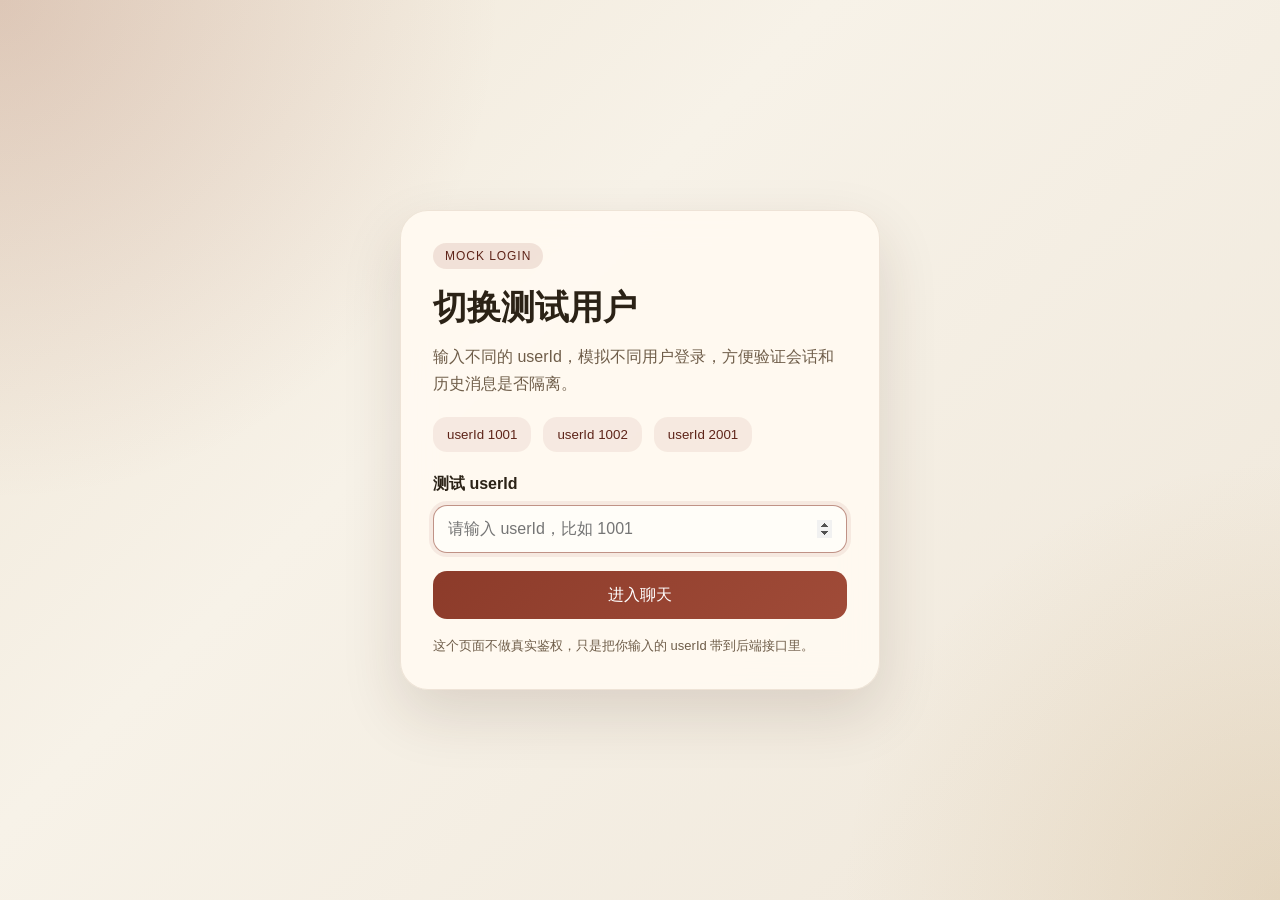
<file: spring-ai-project/spring-chat-bot/src/main/resources/static/index.html>
<!DOCTYPE html>
<html lang="zh-CN">
<head>
    <meta charset="UTF-8">
    <meta name="viewport" content="width=device-width, initial-scale=1.0">
    <title>稚能助手 Chat Interface</title>
    <link rel="stylesheet" href="styles.css">
    <link rel="stylesheet" href="chat-board.css">
    <script src="https://code.jquery.com/jquery-3.6.0.min.js"></script>
    <script src="https://cdn.bootcdn.net/ajax/libs/mathjax/3.2.0/es5/tex-chtml.js"></script>
    <script type="text/x-mathjax-config">
        window.MathJax = {
            tex: {
              inlineMath: [['$', '$']],
              displayMath: [['$$', '$$']],
              processEnvironments: true,
              processRefs: true,
            },
            options: {
              skipHtmlTags: ['noscript', 'script', 'span' 'style', 'textarea', 'pre', 'code'],
              ignoreHtmlClass: 'MathJax_Preview',
            },
            startup: {
              pageReady: () => {
                callback && callback()
              },
            },
            svg: {
              fontCache: 'global',
            },
         }
    </script>
</head>
<body>
    <div class="app-shell">
        <div class="login-screen" id="loginScreen">
            <div class="login-card">
                <div class="login-badge">Mock Login</div>
                <h1>切换测试用户</h1>
                <p class="login-desc">输入不同的 userId，模拟不同用户登录，方便验证会话和历史消息是否隔离。</p>
                <div class="preset-users">
                    <button class="preset-user-btn" data-user-id="1001">userId 1001</button>
                    <button class="preset-user-btn" data-user-id="1002">userId 1002</button>
                    <button class="preset-user-btn" data-user-id="2001">userId 2001</button>
                </div>
                <div class="login-form">
                    <label for="mockUserId">测试 userId</label>
                    <input id="mockUserId" type="number" min="1" placeholder="请输入 userId，比如 1001">
                    <button id="mockLoginBtn" class="mock-login-btn">进入聊天</button>
                </div>
                <p class="login-tip">这个页面不做真实鉴权，只是把你输入的 userId 带到后端接口里。</p>
            </div>
        </div>

        <div class="chat-container hidden" id="chatApp">
            <div class="sidebar">
                <div class="logo">
                    <img src="pic/logo.png" alt="Logo" class="logo-img">
                </div>
                <div class="mock-user-panel">
                    <div class="mock-user-label">当前测试用户</div>
                    <div class="mock-user-row">
                        <span id="currentUserIdText">未设置</span>
                        <button id="switchUserBtn" class="switch-user-btn">切换</button>
                    </div>
                </div>
                <div class="menu-items">
                    <div class="menu-item" id="newChatBtn">
                        <span class="icon">
                            <svg t="1751945279481" class="icon" viewBox="0 0 1024 1024" version="1.1" xmlns="http://www.w3.org/2000/svg" p-id="4610" xmlns:xlink="http://www.w3.org/1999/xlink" width="200" height="200"><path d="M904.2 344.3c-21.5-50.7-52.2-96.3-91.3-135.4s-84.6-69.8-135.4-91.3C625 95.5 569.3 84.2 511.8 84.2S398.5 95.5 346 117.7c-50.7 21.5-96.3 52.2-135.4 91.3s-69.8 84.6-91.3 135.4c-22.2 52.5-33.5 108.3-33.5 165.8S97.1 623.5 119.3 676c21.5 50.7 52.2 96.3 91.3 135.4 39.1 39.1 84.6 69.8 135.4 91.3 52.5 22.2 108.3 33.5 165.8 33.5s113.3-11.3 165.8-33.5c50.7-21.5 96.3-52.2 135.4-91.3 39.1-39.1 69.8-84.6 91.3-135.4 22.2-52.5 33.5-108.3 33.5-165.8s-11.4-113.4-33.6-165.9zM511.8 876C310 876 145.9 711.8 145.9 510.1S310 144.2 511.8 144.2c201.7 0 365.9 164.1 365.9 365.9 0 201.7-164.2 365.9-365.9 365.9z" fill="#666666" p-id="4611"></path><path d="M737 481H542V286c0-16.5-13.5-30-30-30s-30 13.5-30 30v195H287c-16.5 0-30 13.5-30 30s13.5 30 30 30h195v195c0 16.5 13.5 30 30 30s30-13.5 30-30V541h195c16.5 0 30-13.5 30-30s-13.5-30-30-30z" fill="#666666" p-id="4612"></path></svg>
                        </span>
                        <span class="text">新建会话</span>
                        <span class="shortcut">
                            <span class="key">Ctrl</span>
                            <span class="key">K</span>
                        </span>
                    </div>
                    <div class="menu-item">
                        <span class="icon">
                            <svg t="1751945579803" class="icon" viewBox="0 0 1024 1024" version="1.1" xmlns="http://www.w3.org/2000/svg" p-id="1103" xmlns:xlink="http://www.w3.org/1999/xlink" width="200" height="200"><path fill="#666666" d="M727.04 649.0624a31.5392 31.5392 0 0 1-10.5984-1.8432l-228.864-81.664a31.5392 31.5392 0 0 1-20.9408-29.696V352.4608a31.5392 31.5392 0 1 1 63.0784 0v161.1776L737.28 587.8272a31.5392 31.5392 0 0 1-10.5984 61.44z" p-id="1104"></path><path d="M509.8496 95.5904A416.9728 416.9728 0 1 0 926.72 512.5632a417.4336 417.4336 0 0 0-416.8704-416.9728z m0 767.6928a350.72 350.72 0 1 1 350.72-350.72 350.72 350.72 0 0 1-350.72 350.6688z" p-id="1105" fill="#666666"></path></svg>
                        </span>
                        <span class="text">历史会话</span>
                    </div>
                    <div class="history-list"></div>
                </div>
                <div class="delete-session">
                    <div class="operate delete">
                        <span class="icon">
                            <svg data-v-e8defdd9="" xmlns="http://www.w3.org/2000/svg" xmlns:xlink="http://www.w3.org/1999/xlink" aria-hidden="true" role="img" name="Delete" class="opt-icon iconify" width="16" height="16" viewBox="0 0 1024 1024"><path d="M352.256 155.648c0-20.48 16.384-36.864 36.864-36.864h245.76c20.48 0 36.864 16.384 36.864 36.864s-16.384 36.864-36.864 36.864H389.12c-20.48 0-36.864-16.384-36.864-36.864zM430.08 684.032c-20.48 0-36.864-16.384-36.864-36.864v-204.8c0-20.48 16.384-36.864 36.864-36.864s36.864 16.384 36.864 36.864v204.8c0 20.48-16.384 36.864-36.864 36.864zM557.056 647.168c0 20.48 16.384 36.864 36.864 36.864s36.864-16.384 36.864-36.864v-204.8c0-20.48-16.384-36.864-36.864-36.864s-36.864 16.384-36.864 36.864v204.8z" fill="currentColor"></path><path d="M880.64 241.664H143.36c-20.48 0-36.864 16.384-36.864 36.864s16.384 36.864 36.864 36.864h49.152l40.96 483.328c4.096 49.152 45.056 90.112 98.304 90.112h364.544c49.152 0 94.208-40.96 98.304-90.112l40.96-483.328H880.64c20.48 0 36.864-16.384 36.864-36.864s-16.384-36.864-36.864-36.864z m-159.744 548.864c0 12.288-12.288 24.576-24.576 24.576h-368.64c-12.288 0-24.576-8.192-24.576-24.576L266.24 315.392h491.52l-36.864 475.136z" fill="currentColor"></path></svg>
                        </span>
                        <span class="text">删除</span>
                    </div>
                </div>
            </div>
            <div class="main-content">
                <div class="chat-header">
                    <h1>稚能助手</h1>
                    <p id="chatHeaderUser">当前 userId：未设置</p>
                </div>
                <div class="chat-messages">
                    <div class="chat-messages" id="chatMessages"></div>
                    <div class="bottom-line"></div>
                </div>
                <div class="chat-input-container">
                    <div class="input-wrapper">
                        <textarea id="userInput" placeholder="输入你的问题，帮你深度解答"></textarea>
                        <div class="input-buttons">
                            <div class="action-buttons">
                                <button class="send-btn">
                                    <svg t="1751947442961" class="icon" viewBox="0 0 1024 1024" version="1.1" xmlns="http://www.w3.org/2000/svg" p-id="16165" xmlns:xlink="http://www.w3.org/1999/xlink" width="200" height="200">
                                        <path d="M541.824 241.28v624.554667a29.781333 29.781333 0 0 1-8.448 21.333333 28.245333 28.245333 0 0 1-21.333333 8.832 28.245333 28.245333 0 0 1-21.333334-8.832 29.781333 29.781333 0 0 1-8.448-21.333333V241.28l-218.325333 243.2a26.026667 26.026667 0 0 1-20.821333 9.344 26.88 26.88 0 0 1-21.333334-9.898667 34.816 34.816 0 0 1-8.448-23.381333c0-8.96 2.986667-16.981333 8.96-23.893333l268.885334-299.306667A26.026667 26.026667 0 0 1 512 128a26.026667 26.026667 0 0 1 20.821333 9.344l268.928 299.306667c5.973333 6.912 8.917333 14.933333 8.917334 23.893333a34.816 34.816 0 0 1-8.448 23.381333 26.368 26.368 0 0 1-20.821334 9.898667 28.544 28.544 0 0 1-21.333333-9.386667l-218.24-243.2z" fill="#ffffff" stroke="#ffffff" stroke-width="7" p-id="16166"></path>
                                    </svg>
                                </button>
                            </div>
                        </div>
                    </div>
                </div>
            </div>
        </div>
    </div>
    <script src="script.js"></script>
</body>
</html>
</file>
<file: spring-ai-project/spring-chat-bot/src/main/resources/static/styles.css>
* {
    margin: 0;
    padding: 0;
    box-sizing: border-box;
}

:root {
    --bg-main: #f3efe6;
    --bg-panel: rgba(255, 252, 245, 0.86);
    --bg-panel-strong: #fffaf1;
    --text-main: #2b2216;
    --text-soft: #6f5d49;
    --line-soft: rgba(91, 70, 43, 0.16);
    --accent: #8c3b2a;
    --accent-deep: #5e2419;
    --shadow-soft: 0 24px 60px rgba(61, 34, 19, 0.14);
}

body {
    font-family: "Microsoft YaHei", "PingFang SC", sans-serif;
    background:
        radial-gradient(circle at top left, rgba(140, 59, 42, 0.18), transparent 32%),
        radial-gradient(circle at bottom right, rgba(185, 145, 84, 0.2), transparent 28%),
        linear-gradient(135deg, #efe6d6 0%, #f7f2e8 38%, #efe7da 100%);
    color: var(--text-main);
    height: 100vh;
    overflow: hidden;
}

.hidden {
    display: none !important;
}

.mjx-chtml{
    white-space: normal !important;
    font-size: 100% !important;
    span .mjx-char{
        font-family: KaTeX_Math, "Times New Roman" !important;
        font-style: italic;
    }
    .mjx-char.MJXc-TeX-main-R {
        font-family: KaTeX_Math, "Times New Roman" !important;
        font-style: initial;
    }
}

.app-shell {
    height: 100vh;
}

.login-screen {
    min-height: 100vh;
    display: flex;
    align-items: center;
    justify-content: center;
    padding: 24px;
}

.login-card {
    width: min(480px, 100%);
    padding: 32px;
    border-radius: 28px;
    background: rgba(255, 250, 241, 0.92);
    border: 1px solid rgba(116, 79, 38, 0.12);
    box-shadow: var(--shadow-soft);
    backdrop-filter: blur(16px);
}

.login-badge {
    display: inline-flex;
    padding: 6px 12px;
    border-radius: 999px;
    background: rgba(140, 59, 42, 0.12);
    color: var(--accent-deep);
    font-size: 12px;
    letter-spacing: 0.08em;
    text-transform: uppercase;
    margin-bottom: 16px;
}

.login-card h1 {
    font-size: 34px;
    margin-bottom: 12px;
}

.login-desc,
.login-tip {
    color: var(--text-soft);
    line-height: 1.7;
}

.login-desc {
    margin-bottom: 20px;
}

.preset-users {
    display: flex;
    gap: 12px;
    flex-wrap: wrap;
    margin-bottom: 22px;
}

.preset-user-btn,
.switch-user-btn,
.mock-login-btn {
    border: none;
    cursor: pointer;
    transition: all 0.2s ease;
}

.preset-user-btn {
    padding: 10px 14px;
    border-radius: 14px;
    background: rgba(140, 59, 42, 0.08);
    color: var(--accent-deep);
}

.preset-user-btn:hover,
.switch-user-btn:hover,
.mock-login-btn:hover {
    transform: translateY(-1px);
}

.login-form {
    display: flex;
    flex-direction: column;
    gap: 10px;
}

.login-form label {
    font-weight: 600;
}

.login-form input {
    height: 48px;
    border-radius: 14px;
    border: 1px solid rgba(91, 70, 43, 0.18);
    padding: 0 14px;
    font-size: 16px;
    outline: none;
    background: #fffdf8;
}

.login-form input:focus {
    border-color: rgba(140, 59, 42, 0.55);
    box-shadow: 0 0 0 4px rgba(140, 59, 42, 0.08);
}

.mock-login-btn {
    height: 48px;
    border-radius: 14px;
    background: linear-gradient(135deg, var(--accent) 0%, #a04b38 100%);
    color: #fff;
    font-size: 16px;
    margin-top: 8px;
}

.login-tip {
    margin-top: 16px;
    font-size: 13px;
}

.chat-container {
    display: flex;
    height: 100vh;
}

.sidebar {
    width: 260px;
    background: var(--bg-panel);
    backdrop-filter: blur(18px);
    padding: 20px 12px;
    display: flex;
    flex-direction: column;
    border-right: 1px solid var(--line-soft);
}

.logo {
    margin-bottom: 15px;
}

.logo-img {
    border-radius: 12px;
    width: 138px;
}

.mock-user-panel {
    padding: 14px;
    border-radius: 16px;
    background: rgba(140, 59, 42, 0.08);
    margin-bottom: 16px;
}

.mock-user-label {
    font-size: 12px;
    color: var(--text-soft);
    margin-bottom: 8px;
}

.mock-user-row {
    display: flex;
    align-items: center;
    justify-content: space-between;
    gap: 12px;
    font-weight: 600;
}

.switch-user-btn {
    padding: 8px 12px;
    border-radius: 10px;
    background: rgba(255, 255, 255, 0.75);
    color: var(--accent-deep);
}

.menu-items {
    display: flex;
    flex-direction: column;
    gap: 0;
}

.menu-item {
    display: flex;
    align-items: center;
    padding: 5px 8px;
    border-radius: 10px;
    cursor: pointer;
    color: #333;
    transition: background-color 0.2s;
}

.menu-item#newChatBtn{
    border: 1px solid rgba(91, 70, 43, 0.13);
    background: rgba(255, 255, 255, 0.82);
    padding: 5px 8px;
    border-radius: 14px;
    display: flex;
    justify-content: space-between;
    align-items: center;
    cursor: pointer;
    margin-bottom: 14px;
    transition: box-shadow .2s ease-in-out, background-color .2s ease-in-out;
}

.menu-item#newChatBtn:hover{
    box-shadow: 0 8px 24px rgba(0, 0, 0, .08);
}

.menu-item:hover {
    background-color: rgba(140, 59, 42, 0.08);
}

.menu-item .icon {
    width: fit-content;
    line-height: 16px;
    margin-right: 8px;
}

.menu-item .icon svg{
    width: 18px;
    height: 18px;
    vertical-align: middle;
    margin-right: 0;
}

.menu-item .text{
    line-height: 30px;
}

.menu-item .shortcut {
    margin-left: auto;
    font-size: 12px;
    color: #666;
}

.menu-item .shortcut .key{
    padding: 0 4px;
    min-width: 20px;
    box-sizing: border-box;
    height: 20px;
    line-height: 20px;
    font-size: 14px;
    color: rgba(0, 0, 0, .45);
    background: rgba(0, 0, 0, .05);
    margin-left: 2px;
    text-align: center;
    border-radius: 4px;
}

.main-content {
    flex: 1;
    display: flex;
    flex-direction: column;
    height: 100%;
}

.chat-header {
    padding: 20px;
    text-align: center;
    border-bottom: 1px solid var(--line-soft);
    background: rgba(255, 252, 245, 0.5);
}

.chat-header h1 {
    font-size: 24px;
    font-weight: bold;
}

.chat-header p {
    margin-top: 8px;
    color: var(--text-soft);
    font-size: 14px;
}

.chat-messages {
    flex: 1;
    overflow-y: scroll;
    padding: 20px;
}

.chat-messages::-webkit-scrollbar {
    display: none;
}

.chat-messages .bottom-line{
    width: 100%;
    height: 1px;
    background-color: transparent;
}

.chat-input-container {
    padding: 20px;
    border-top: 1px solid var(--line-soft);
}

.input-wrapper {
    background-color: rgba(255,255,255,0.86);
    border: 1px solid var(--line-soft);
    border-radius: 18px;
    padding: 12px;
    box-shadow: 0 5px 16px -4px rgba(0, 0, 0, .07);
    transition: 300ms;
}

.input-wrapper:has(:focus-within) {
    border-color: rgba(140, 59, 42, 0.35);
    box-shadow: 0 10px 30px rgba(94, 36, 25, 0.12);
}

#userInput {
    width: 100%;
    min-height: 24px;
    max-height: 200px;
    border: none;
    outline: none;
    resize: none;
    font-size: 14px;
    line-height: 1.5;
    margin-bottom: 10px;
    background: transparent;
    color: var(--text-main);
}

#userInput::placeholder {
    color: #9b8b78;
}

.input-buttons {
    display: flex;
    justify-content: flex-end;
    align-items: center;
}

.action-buttons {
    width: 32px;
    height: 32px;
    border-radius: 12px;
    background-color: rgba(0,0,0,.15);
    cursor: pointer;
    display: flex;
    align-items: center;
    justify-content: center;
    transition: 100ms;
}

.btn-is-active{
    background-color: rgba(0,0,0,1);
}

.send-btn {
    width: 100%;
    height: 100%;
    border-radius: 12px;
    background-color: transparent;
    border: none;
    align-items: center;
    justify-content: center;
}

.send-btn .icon{
    width: 24px;
    height: 24px;
    vertical-align: middle;
}

.history-list {
    max-height: calc(100vh - 330px);
    overflow-y: auto;
    margin-top: 10px;
    padding: 0 10px;
}

.history-item {
    width: 100%;
    padding: 8px 12px;
    cursor: pointer;
    border-radius: 10px;
    font-size: 14px;
    color: #666666;
    margin-bottom: 4px;
    transition: background-color 0.2s;
    position: relative;
    display: flex;
    align-content: center;
    justify-content: space-between;
    .sessionOperates{
        display: none;
    }
}

.ellipse{
    white-space: nowrap;
    overflow: hidden;
    text-overflow: ellipsis;
}

.history-item:hover {
    background-color: rgba(140, 59, 42, 0.08);
    .sessionOperates{
        display: block;
        font-size: 20px;
        line-height: 16px;
        letter-spacing: 1px;
        margin-left: 10px;
        padding: 0 3px;
        border-radius: 4px;
        color: #999999;
        cursor: pointer;
    }
    .sessionOperates:hover{
        background-color: #d5d5d5;
    }
}

.history-item.active {
    background-color: rgba(140, 59, 42, 0.12);
    color: #000000;
}

.history-list::-webkit-scrollbar {
    width: 4px;
}

.history-list::-webkit-scrollbar-track {
    background: transparent;
}

.history-list::-webkit-scrollbar-thumb {
    background: #888;
    border-radius: 2px;
}

.history-list::-webkit-scrollbar-thumb:hover {
    background: #666;
}

.delete-session{
    display: none;
    position: absolute;
    top: calc(var(--topP) + 20px);
    left: calc(var(--leftP) - 120px);
    z-index: 999;
    width: 128px;
    height: fit-content;
    border-radius: 10px;
    padding: 6px;
    background-color: #ffffff;
    box-shadow: 0 4px 30px rgba(0, 0, 0, 0.1);
}

.delete-session .operate{
    margin-bottom: 4px;
    padding: 8px;
    display: flex;
    align-items: center;
    min-width: 100px;
    color: inherit;
    text-decoration: none;
    border-radius: 6px;
    cursor: pointer;
    font-size: 14px;
    .icon{
        line-height: 0;
        margin-right: 8px;
    }
    .text{
        vertical-align: baseline;
    }
}

.delete-session .delete{
    color: #ff3849;
}

.delete-session .operate:last-child{
    margin-bottom: 0;
}

.delete-session .operate:hover{
    background-color: #f0f0f0;
}
</file>
<file: spring-ai-project/spring-chat-bot/src/main/resources/static/chat-board.css>
.message-container {
    margin-bottom: 20px;
}

.message {
    display: flex;
    flex-wrap: wrap;
    margin-bottom: 15px;
    gap: 12px;
}

.bot-container .message:last-child {
    margin-bottom: 20px;
}

.avatar {
    width: 40px;
    height: 40px;
    border-radius: 50%;
    background-color: #f0f0f0;
    display: flex;
    align-items: center;
    justify-content: center;
    font-size: 20px;
    flex-shrink: 0;
}

.content {
    /*flex: 1;*/
    width: 100%;
    padding: 12px;
    background-color: #f7f7f8;
    border-radius: 12px;
    line-height: 1.5;
    white-space: pre-wrap !important;
    overflow: hidden !important;
    max-width: var(--contentWidth);
}

.user-message .content {
    width: fit-content;
    background-color: #333;
    color: #fff;
    white-space: pre-wrap !important;
}

.message.bot-message .content {
    background-color: #f7f7f8;
    color: #000;
    margin-left: 52px;
    white-space: pre-wrap !important;
}

.message.thinking-message {
    margin-left: 0;
    flex-direction: column;
}

.message.thinking-message .content {
    white-space: pre-wrap !important;
    background-color: #f5f5f7; /* 更柔和的背景色 */
    color: #4a4a4f; /* 提高文字对比度 */
    font-style: italic;
    border-left: 3px solid #7c7c8a; /* 更柔和的边框色 */
    margin-left: 52px; /* 移除重复属性 */
    transition: all 0.3s ease-out; /* 简化过渡效果 */
    overflow: hidden;
    padding: 12px 15px; /* 增加内边距提高可读性 */
    border-radius: 0 8px 8px 0; /* 添加圆角增强视觉效果 */
}

.thinking-header {
    display: flex;
    align-items: center;
    gap: 8px;
    margin-bottom: 8px;
    margin-left: 52px;
}

.toggle-thinking {
    cursor: pointer;
    user-select: none;
    width: 20px;
    height: 20px;
    display: flex;
    align-items: center;
    justify-content: center;
    border-radius: 50%;
    background-color: #f0f0f0;
    font-size: 12px;
}

.thinking-title {
    color: #666;
    font-size: 14px;
}

.message.thinking-message.collapsed .content {
    display: none;
}

.message.thinking-message .avatar {
    margin-bottom: -40px;
}

textarea:disabled, button:disabled {
    opacity: 0.6;
    cursor: not-allowed;
}
</file>
